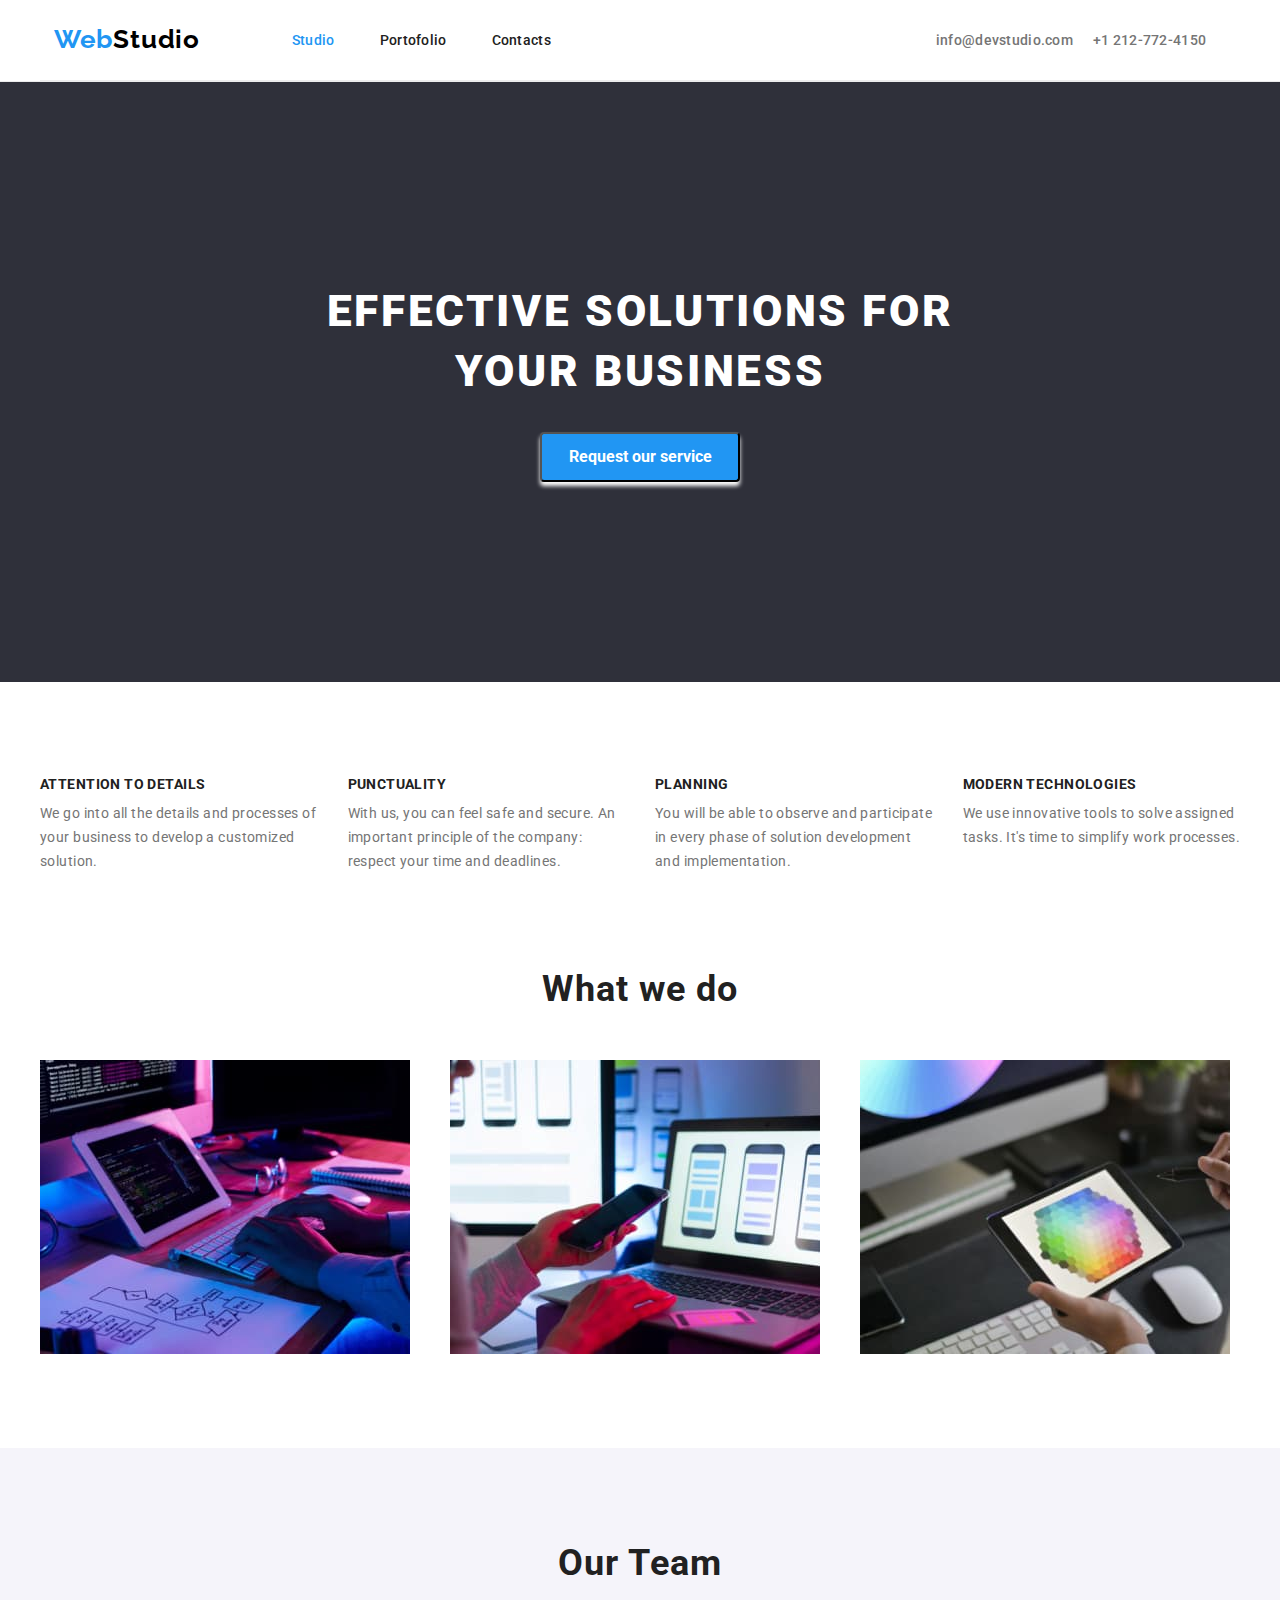
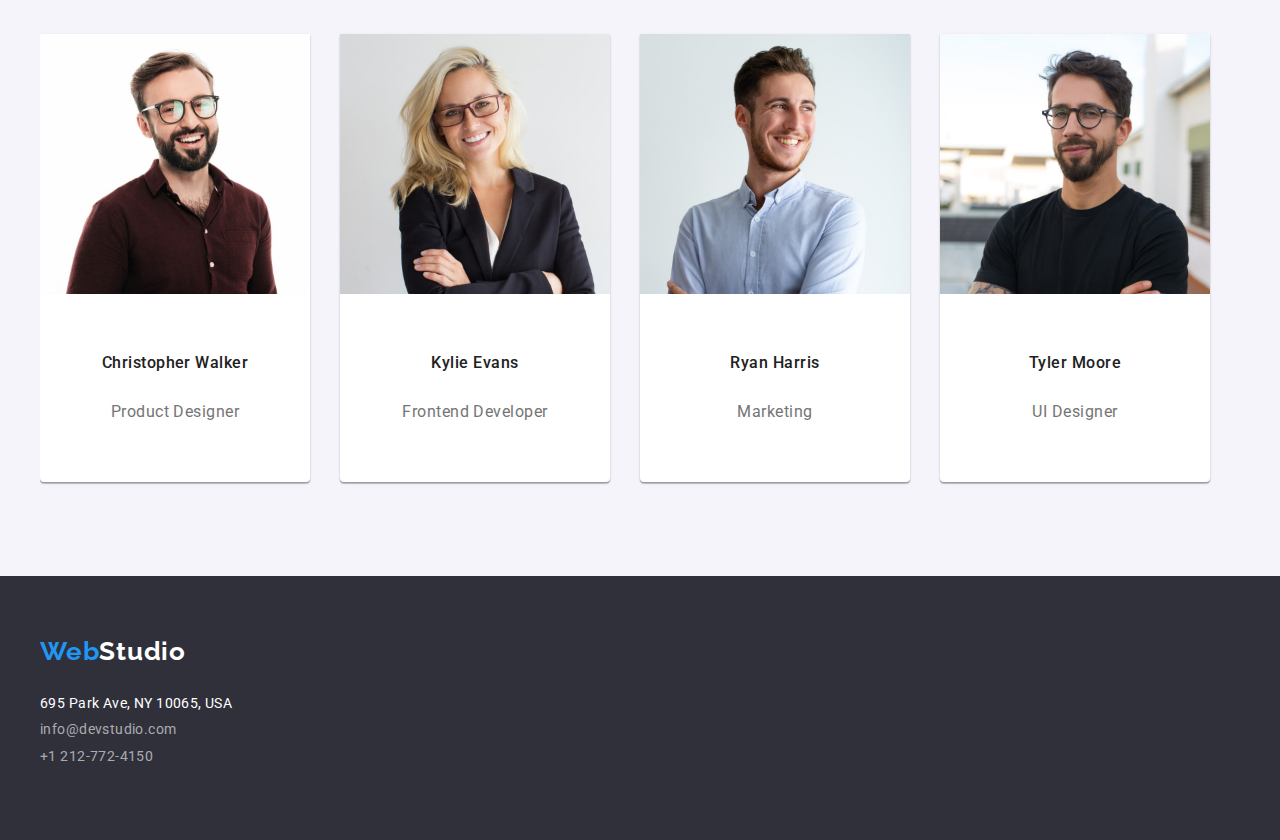
<file: index.html>
<!DOCTYPE html>
<html lang="en">
  <head>
    <meta charset="UTF-8" />
    <meta name="viewport" content="width=device-width, initial-scale=1.0" />
    <title>Web studio</title>
    <link rel="preconnect" href="https://fonts.googleapis.com" />
    <link rel="preconnect" href="https://fonts.gstatic.com" crossorigin />
    <link
      rel="stylesheet"
      href="https://cdnjs.cloudflare.com/ajax/libs/modern-normalize/1.0.0/modern-normalize.min.css"
    />
    <link
      href="https://fonts.googleapis.com/css2?family=Raleway:wght@700&family=Roboto:wght@400;500;700;900&display=swap"
      rel="stylesheet"
    />
    <link rel="stylesheet" href="css/styles.css" />
  </head>
  <body>
    <div class="container-general">
      <header class="global-header">
        <p class="visually-hidden">Aceasta este o descriere a antetului.</p>
        <div class="container-header">
          <a class="logo-header" href="#" target="_blank" title="logo"
            ><span class="blue-text">Web</span
            ><span class="black-text">Studio</span></a
          >
          <!-- Navigation bar -->
          <nav class="nav-bar">
            <ul class="nav-list">
              <li><a href="#" class="current" class="nav-item">Studio</a></li>
              <li><a href="portofolio.html" class="nav-item">Portofolio</a></li>
              <li><a href="#" class="nav-item">Contacts</a></li>
            </ul>
          </nav>
          <div class="contact-info-container">
            <a
              class="contact-info"
              href="mailto:info@devstudio.com"
              class="email"
              >info@devstudio.com</a
            >
            <a class="contact-info" href="tel:+12127724150" class="phone">
              +1 212-772-4150
            </a>
          </div>
        </div>
      </header>

      <!-- First section -->
      <main>
        <section class="first-section">
          <div class="container-first-section">
            <h1 class="first-section-text">
              EFFECTIVE SOLUTIONS FOR YOUR BUSINESS
            </h1>
            <button class="first-section-button" type="button">
              Request our service
            </button>
          </div>
        </section>

        <!-- Text section-->
        <section class="text-section">
          <ul class="container-text-section">
            <li>
              <h4 class="subtitle">ATTENTION TO DETAILS</h4>
              <p class="text">
                We go into all the details and processes of your business to
                develop a customized solution.
              </p>
            </li>
            <li>
              <h4 class="subtitle">PUNCTUALITY</h4>
              <p class="text">
                With us, you can feel safe and secure. An important principle of
                the company: respect your time and deadlines.
              </p>
            </li>
            <li>
              <h4 class="subtitle">PLANNING</h4>
              <p class="text">
                You will be able to observe and participate in every phase of
                solution development and implementation.
              </p>
            </li>
            <li>
              <h4 class="subtitle">MODERN TECHNOLOGIES</h4>
              <p class="text">
                We use innovative tools to solve assigned tasks. It's time to
                simplify work processes.
              </p>
            </li>
          </ul>
        </section>
        <!-- What we do section -->
        <section class="what-we-do-section">
          <div class="container-what-we-do-section">
            <h2 class="what-we-do-title">What we do</h2>
            <ul class="what-we-do-elements">
              <li class="what-we-do-item">
                <img
                  src="images/img1.jpg"
                  alt="Person using a keyboard"
                  width="370"
                />
              </li>

              <li class="what-we-do-item">
                <img
                  src="images/img2.jpg"
                  alt="Person using a smartphone"
                  width="370"
                />
              </li>

              <li class="what-we-do-item">
                <img
                  src="images/img3.jpg"
                  alt="Person reviewing Color Hex"
                  width="370"
                />
              </li>
            </ul>
          </div>
        </section>

        <!-- Our Team section -->
        <section class="our-team-section">
          <div class="container-our-team">
            <h2 class="our-team-title">Our Team</h2>
            <ul class="our-team-members">
              <li class="member-box">
                <img
                  src="images/img4.jpg"
                  alt="Picture with Christopher Walker"
                  width="270"
                />
                <div class="inferior-card">
                  <h4 class="our-team-name">Christopher Walker</h4>
                  <p class="our-team-position">Product Designer</p>
                </div>
              </li>
              <li class="member-box">
                <img
                  src="images/img5.jpg"
                  alt="Picture with Kylie Evans"
                  width="270"
                />
                <div class="inferior-card">
                  <h4 class="our-team-name">Kylie Evans</h4>
                  <p class="our-team-position">Frontend Developer</p>
                </div>
              </li>
              <li class="member-box">
                <img
                  src="images/img6.jpg"
                  alt="Picture with Ryan Harris"
                  width="270"
                />
                <div class="inferior-card">
                  <h4 class="our-team-name">Ryan Harris</h4>
                  <p class="our-team-position">Marketing</p>
                </div>
              </li>
              <li class="member-box">
                <img
                  src="images/img7.jpg"
                  alt="Picture with Tyler Moore"
                  width="270"
                />
                <div class="inferior-card">
                  <h4 class="our-team-name">Tyler Moore</h4>
                  <p class="our-team-position">UI Designer</p>
                </div>
              </li>
            </ul>
          </div>
        </section>
      </main>
      <footer class="global-footer">
        <div class="container-footer">
          <a class="logo-footer" href="#" target="_blank" title="logo"
            ><span class="blue-text">Web</span
            ><span class="white-text">Studio</span></a
          >
          <address class="address">
            695 Park Ave, NY 10065, USA <br />
            <div class="inferior-footer">
              <p>
                <a class="contact-info-footer" href="mailto:info@devstudio.com"
                  >info@devstudio.com</a
                >
              </p>
              <div class="footer-phone">
                <p>
                  <a class="contact-info-footer" href="tel:+12127724150"
                    >+1 212-772-4150</a
                  >
                </p>
              </div>
            </div>
          </address>
        </div>
      </footer>
    </div>
  </body>
</html>
</file>
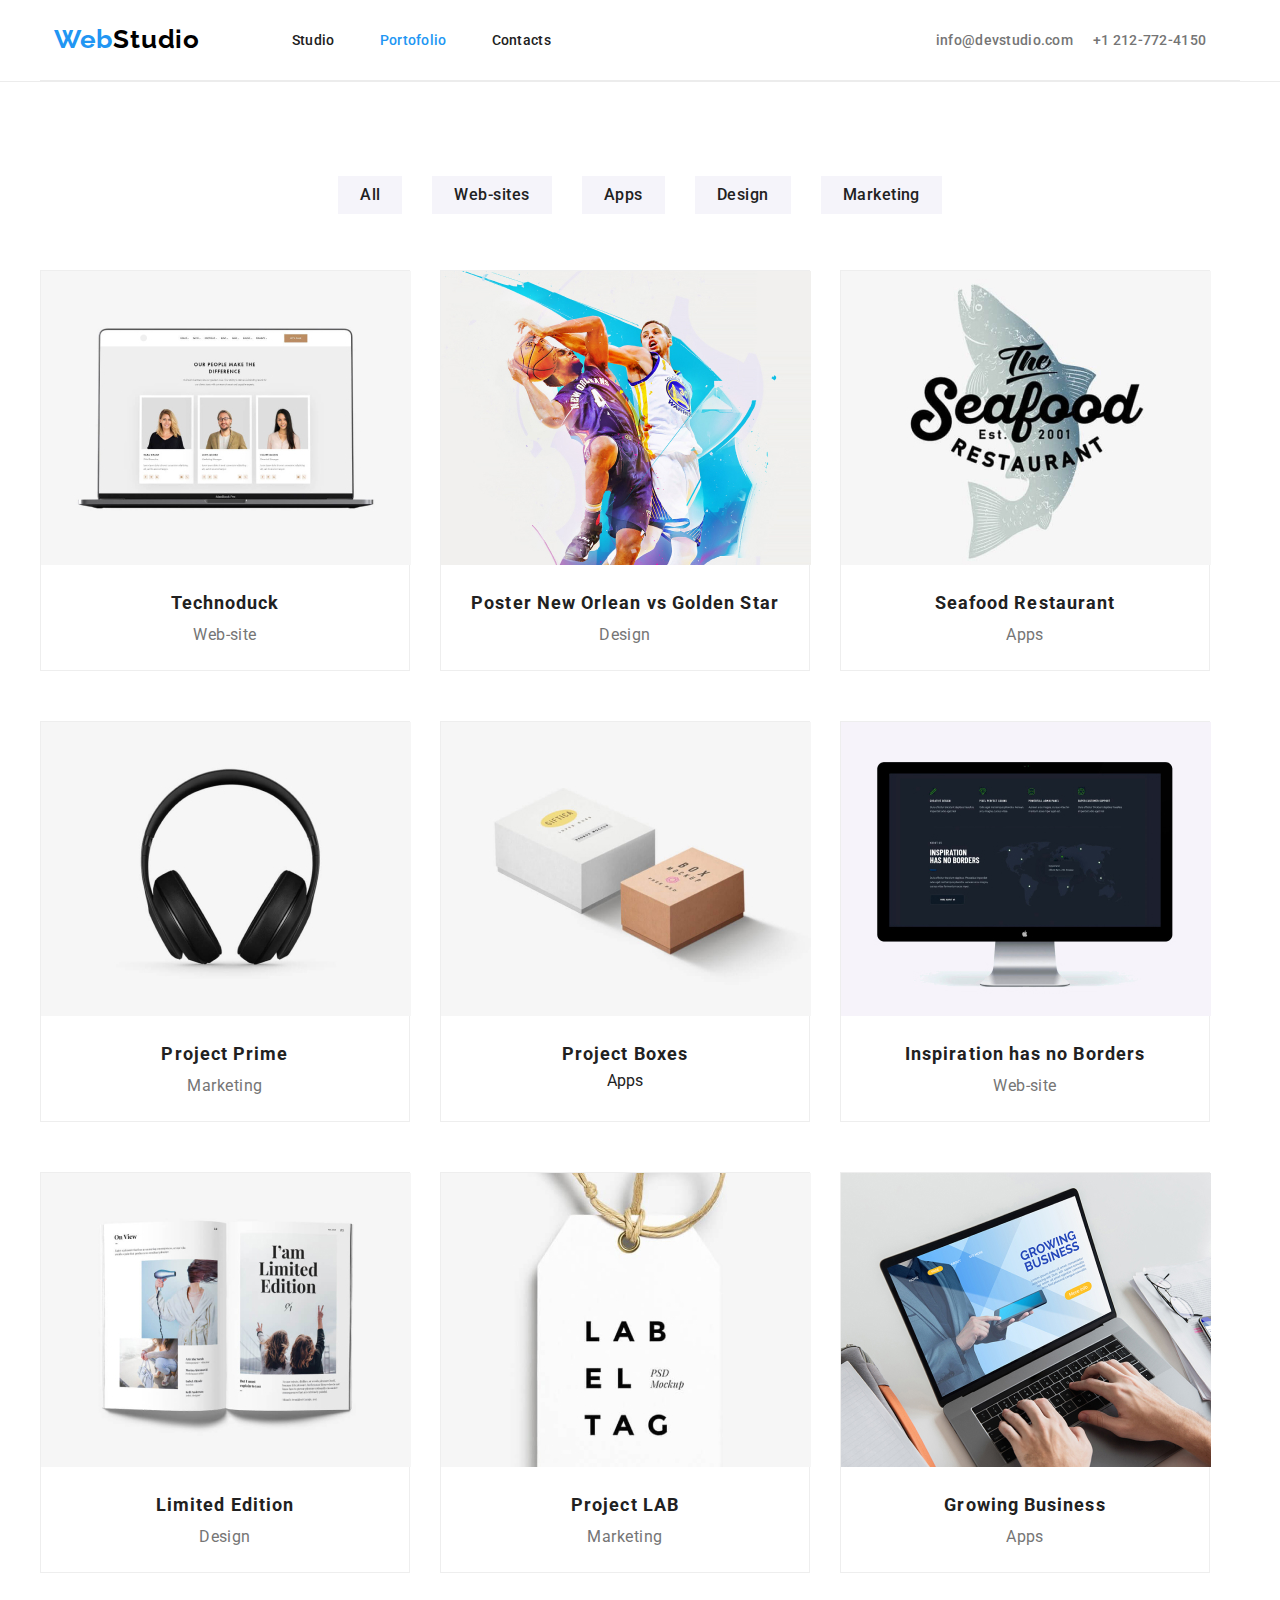
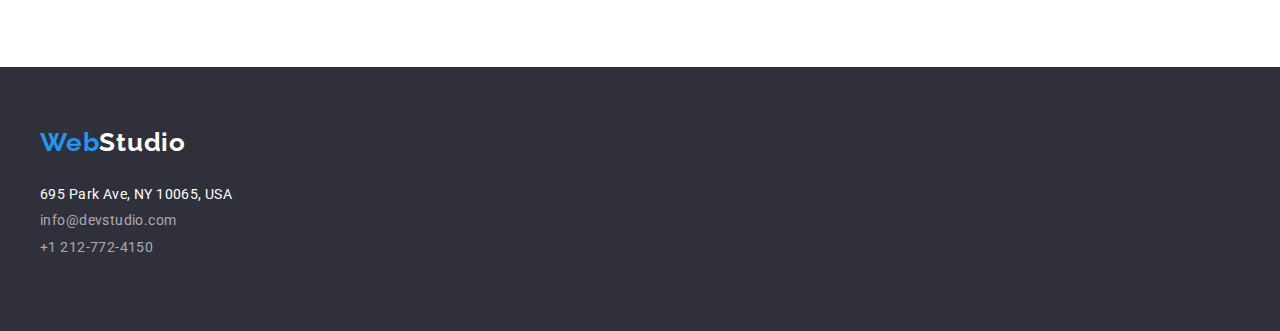
<file: portofolio.html>
<!DOCTYPE html>
<html lang="en">
  <head>
    <meta charset="UTF-8" />
    <meta name="viewport" content="width=device-width, initial-scale=1.0" />
    <title>Portofolio</title>
    <link rel="preconnect" href="https://fonts.googleapis.com" />
    <link rel="preconnect" href="https://fonts.gstatic.com" crossorigin />
    <link
      rel="stylesheet"
      href="https://cdnjs.cloudflare.com/ajax/libs/modern-normalize/1.0.0/modern-normalize.min.css"
    />
    <link
      href="https://fonts.googleapis.com/css2?family=Raleway:wght@700&family=Roboto:wght@400;500;700;900&display=swap"
      rel="stylesheet"
    />
    <link rel="stylesheet" href="css/styles.css" />
  </head>
  <body>
    <div class="container-general">
      <header class="global-header">
        <p class="visually-hidden">Aceasta este o descriere a antetului.</p>
        <div class="container-header">
          <a class="logo-header" href="#" target="_blank" title="logo"
            ><span class="blue-text">Web</span
            ><span class="black-text">Studio</span></a
          >
          <!-- Navigation bar -->
          <nav class="nav-bar">
            <ul class="nav-list">
              <li><a href="index.html" class="nav-item">Studio</a></li>
              <li>
                <a href="#" class="current" class="nav-item">Portofolio</a>
              </li>
              <li><a href="#" class="nav-item">Contacts</a></li>
            </ul>
          </nav>
          <div class="contact-info-container">
            <a
              class="contact-info"
              href="mailto:info@devstudio.com"
              class="email"
              >info@devstudio.com</a
            >
            <a class="contact-info" href="tel:+12127724150" class="phone">
              +1 212-772-4150
            </a>
          </div>
        </div>
      </header>
      <main>
        <!-- Filter section -->
        <section>
          <div class="container-portofolio">
            <div class="filter-container">
              <ul class="filter-buttons">
                <li>
                  <button class="regular-button" type="button">All</button>
                </li>
                <li>
                  <button class="regular-button" type="button">
                    Web-sites
                  </button>
                </li>
                <li>
                  <button class="regular-button" type="button">Apps</button>
                </li>
                <li>
                  <button class="regular-button" type="button">Design</button>
                </li>
                <li>
                  <button class="regular-button" type="button">
                    Marketing
                  </button>
                </li>
              </ul>
            </div>
            <!-- Results -->
            <div class="container-results">
              <ul class="results-items">
                <li>
                  <img src="./images/port1.jpg" alt="Web-site" width="370" />
                  <div class="results-down-card">
                    <h4 class="project">Technoduck</h4>
                    <p class="type">Web-site</p>
                  </div>
                </li>
                <li>
                  <img
                    src="./images/port2.jpg"
                    alt="Poster New Orlean vs Golden Star"
                    width="370"
                  />
                 <div class="results-down-card">
                    <h4 class="project">Poster New Orlean vs Golden Star</h4>
                     <p class="type">Design</p>
                 </div>
                </li>
                <li>
                  <img
                    src="./images/port3.jpg"
                    alt="Seafood Restaurant "
                    width="370"
                  />
                  <div class="results-down-card">
                    <h4 class="project">Seafood Restaurant</h4>
                    <p class="type">Apps</p>
                  </div>
                  
                </li>
                <li>
                  <img
                    src="./images/port4.jpg"
                    alt="Project Prime"
                    width="370"
                  />
                  <div class="results-down-card">
                     <h4 class="project">Project Prime</h4>
                  <p class="type">Marketing</p>
                  </div>
                 
                </li>
                <li>
                  <img
                    src="./images/port5.jpg"
                    alt="Project Boxes"
                    width="370"
                  />
                  <div class="results-down-card">
                  <h4 class="project">Project Boxes</h4>
                  <p class="type"></p>Apps</p>
                  </div>
                  
                </li>
                <li>
                  <img
                    src="./images/port6.jpg"
                    alt="Inspiration has no Borders"
                    width="370"
                  />
                  <div class="results-down-card">
                    <h4 class="project">Inspiration has no Borders</h4>
                  <p class="type">Web-site</p>
                  </div>
            
                </li>
                <li>
                  <img
                    src="./images/port7.jpg"
                    alt="Limited Edition"
                    width="370"
                  />
                  <div class="results-down-card">
                  <h4 class="project">Limited Edition</h4>
                  <p class="type">Design</p>
                  </div>
                </li>
                <li>
                  <img src="./images/port8.jpg" alt="Project LAB" width="370" />
                  <div class="results-down-card">
                  <h4 class="project">Project LAB</h4>
                  <p class="type">Marketing</p>
                  </div>
                </li>
                <li>
                  <img
                    src="./images/port9.jpg"
                    alt="Growing Business"
                    width="370"
                  />
                  <div class="results-down-card">
                  <h4 class="project">Growing Business</h4>
                  <p class="type">Apps</p>
                  </div>
                  
                </li>
              </ul>
            </div>
          </div>
        </section>
      </main>
      <footer class="global-footer">
        <div class="container-footer">
          <a class="logo-footer" href="#" target="_blank" title="logo"
            ><span class="blue-text">Web</span
            ><span class="white-text">Studio</span></a
          >
          <address class="address">
            695 Park Ave, NY 10065, USA <br />
            <div class="inferior-footer">
              <p>
                <a class="contact-info-footer" href="mailto:info@devstudio.com"
                  >info@devstudio.com</a
                >
              </p>
              <div class="footer-phone">
                <p>
                  <a class="contact-info-footer" href="tel:+12127724150"
                    >+1 212-772-4150</a
                  >
                </p>
              </div>
            </div>
          </address>
        </div>
      </footer>
    </div>
  </body>
</html>
</file>
<file: css/styles.css>
*,
 *::before,
 *::after{
    box-sizing: border-box;
    padding: 0;
}

:root {
    --main-black: #212121;
    --main-grey: #757575;
    --background-grey: #2F303A;
    --main-blue: #2196F3;
    --background-wheat: #F5F4FA;
    --bottom-border-header: #ececec;
}

body {
    font-family: Roboto, sans-serif;
    color: var(--main-black);
    width: 100vw;
    margin: 0;
}

p,
h1,
h2,
h3,
h4,
h5,
h6,
ul {
    margin: 0;
}

a {
    text-decoration: none;
    color: var(--main-black);

}

.visually-hidden {
  position: absolute;
  width: 1px;
  height: 1px;
  margin: -1px;
  border: 0;
  padding: 0;
  white-space: nowrap;
  clip-path: inset(100%);
  clip: rect(0 0 0 0);
  overflow: hidden;
}

img {
    display: block;
    max-width: 100%;
    height: auto;
}

a:hover {
    color: var(--main-blue);
}

a:focus {
    color: var(--main-blue);
}

a:active {
    color: var(--main-blue);
}


button:hover {
    background-color: var(--main-blue);
    color: #FFF;
    cursor: pointer;
}

button:focus {
    background-color: var(--main-blue);
        color: #FFF;
}

button:active {
    background-color: var(--main-blue);
        color: #FFF;
}



ul {
    list-style-type: none;
}


main {
    width: 100vw;
    height: auto;
}

.container-general {
    width: 100vw;
    margin: auto;
    
}


.global-header {
    display: flex;
    border-bottom: solid 1px;
    border-color: var(--bottom-border-header);
    flex-direction: row;
}


.container-header {
    margin: 0 auto;
    width: 100%;
    max-width: 1200px;
    border-bottom: solid 1px;
    border-color: var(--bottom-border-header);
    display: flex;
    justify-content: center;
    align-items: center;
}


.logo-header {
    display: block;
    font-family: Raleway;
    font-size: 26px;
    font-weight: 700;
    line-height: 1.193;
    letter-spacing: 0.78px;
    width: 145px;
    padding-top: 24px;
    padding-bottom: 25px;
    margin-right: 93px;
    
}

.blue-text {
    color: var(--main-blue);
}

.black-text {
    color: black;
}

.white-text {
    color: #FFF;
}

.current {
    color: var(--main-blue);
}



.nav-list {
    display: flex;
    align-items: center;
    justify-content: space-between;
    width: 259px;
    
}


.nav-list li {
    
    color: #212121;
    font-family: Roboto;
    font-size: 14px;
    font-style: normal;
    font-weight: 500;
    line-height: normal;
    letter-spacing: 0.28px;
}

.global-header .contact-info {
    display: flex;
}

.contact-info-container {
    display: flex;
    align-items: center;
    padding-top: 32px;
    padding-bottom: 32px;
    margin-left: 385px;
}

.contact-info {
    color: var(--main-grey);
    font-size: 14px;
    font-weight: 500;
    line-height: 1.17;
    letter-spacing: 0.28px;
    margin-right: 20px;
  
}



.contact-info:hover {
    color: var(--main-blue);
}

.contact-info:focus {
    counter-reset: var(--main-blue);
}

.first-section {
    display: flex;
    background-color: var(--background-grey);
    width: auto;
}

.container-first-section {
    max-width: 1200px;
    width: 100vw;
    display: flex;
    justify-content: center;
    align-items: center;
    flex-direction: column;
    padding: 200px 0;
    margin: 0 auto;
}


.first-section-text {
    color: white;
    text-align: center;
    font-size: 44px;
    font-weight: 900;
    line-height: 1.36;
    /* 136.364% */
    letter-spacing: 2.64px;
    text-transform: uppercase;
    width: 696px;


}

.first-section-button {
    color: white;
    font-size: 16px;
    font-family: inherit;
    font-weight: 700;
    line-height: 1.87;
    background-color: var(--main-blue);
    width: 200px;
    height: 50px;
    flex-shrink: 0;
    border-radius: 4px;
    box-shadow: 0px 4px 4px 0px;
    margin-top: 30px;
}

.first-section-button:hover {
    background-color: #188CE8;
    color: white;
    cursor: pointer;
}

.first-section-button:focus {
    background-color: #188CE8;
    color: white;
    box-shadow: 0px 4px 4px 0px #00000026;
}

.text-section {
    background-color: white;
    width: auto;
    margin-right: auto;
}

.container-text-section {
    max-width: 1200px;
    width: 100vw;
    display: flex;
    flex-wrap: wrap;
    justify-content: space-between;
    margin: 0 auto;
    padding: 94px 0px 94px 0px;
    gap: 30px;
        
}
.container-text-section li {
    flex-basis: calc((100% - 90px) / 4);
}

.subtitle {
    color: var(--main-black);
    font-size: 14px;
    font-weight: 700;
    line-height: 1.17;
    letter-spacing: 0.42px;
    text-transform: uppercase;
    
}

.text {
    color: var(--main-grey);
    font-size: 14px;
    margin-top: 10px;
    font-weight: 400;
    line-height: 1.71;
    /* 171.429% */
    letter-spacing: 0.42px;
}

/* WHAT WE DO SECTION */

.what-we-do-section {
    display: block;
    background-color: white;
    width: auto;
    margin-right: auto;
}
.container-what-we-do-section {
    max-width: 1200px;
    width: 100vw;
    margin: 0 auto;
}
.what-we-do-elements {
    display: flex;
    padding-bottom: 94px;
    margin-top: -50px;
    margin-left: -30px;
}
.what-we-do-elements li {
    margin-top: 50px;
    margin-left: 30px;
    flex-basis: calc((100% - 30px) / 3);
    
}

.what-we-do-title {
    text-align: center;
    font-size: 36px;
    font-weight: 700;
    line-height: 1.17;
    letter-spacing: 1.08px;
    color: var(--main-black);
    margin-bottom: 50px;
}
/* OUR TEAM SECTION */

.our-team-section {
    background-color: var(--background-wheat);
    width: 100vw;   
    width: auto;
    margin-right: auto;
}

.container-our-team {
    max-width: 1200px;
    width: 100vw;
    margin: 0 auto;
    overflow: hidden;
    
    
}

.our-team-title {
    text-align: center;
    font-size: 36px;
    font-weight: 700;
    line-height: 1.17;
    letter-spacing: 1.08px;
    color: var(--main-black);
    margin-top: 94px;
    margin-bottom: 50px;
    overflow: hidden;
}

.our-team-members {
    display: flex;
    padding-bottom: 94px;
    margin-top: -50px;
    margin-left: -30px;
}

.our-team-members li {
    margin-top: 50px;
    margin-left: 30px;
    flex-basis: calc((100% - 30px) / 4);
}
.member-box {
    border-radius: 0px 0px 4px 4px;
    background: #FFF; 
    /* material shadow v1 */
    box-shadow: 0px 2px 1px 0px rgba(0, 0, 0, 0.20), 0px 1px 1px 0px rgba(0, 0, 0, 0.14), 0px 1px 3px 0px rgba(0, 0, 0, 0.12);
    max-width: 270px;
}

.inferior-card{
    padding: 30px;
}
.our-team-name {
    text-align: center;
    font-size: 16px;
    font-weight: 500;
    line-height: 1.17;
    letter-spacing: 0.48px;
    color: var(--main-black);
    padding-top: 30px;
}

.our-team-position {
    text-align: center;
    font-size: 16px;
    font-weight: 400;
    line-height: 1.17;
    letter-spacing: 0.48px;
    color: var(--main-grey);
    padding-top: 30px;
    padding-bottom: 30px;
}
 
/* FOOTER */

.global-footer {
    background-color: var(--background-grey);
    width: auto;
    margin-right: auto;
    
}

.container-footer {
    max-width: 1200px;
    width: 100vw;
    margin: 0 auto;
    padding: 60px 0px 60px 0;
    display: flex;
    justify-content: center;
    flex-direction: column;
}

.logo-footer {
    font-family: Raleway;
    font-size: 26px;
    font-weight: 700;
    line-height: 1.193;
    letter-spacing: 0.03em;
    text-align: left;
    width: 145px;
}

.address {
    font-style: normal;
    color: #FFF;
    font-size: 14px;
    font-weight: 400;
    line-height: 1.17;
    letter-spacing: 0.42px;
    padding-top: 28px;
    max-width: 231px;
}



.contact-info-footer {
    color: #FFFFFF99;
    font-size: 14px;
    font-style: normal;
    font-weight: 400;
    line-height: 1.14;
    /* 114.286% */
    letter-spacing: 0.42px;
}

.inferior-footer {
    display: flex;
    justify-content: center;
    flex-direction: column;
    margin: 0;
    margin-bottom: 15px;
    max-width: 231px;
    padding-top: 10px;
}

.footer-phone {
    padding-top: 10px;
    
}

.contact-info-footer:hover {
    color: var(--main-blue);
}

.contact-info-footer:focus {
    counter-reset: var(--main-blue);
}

/* PORTOFOLIO*/

/*BUTTONS*/

.container-portofolio {
    max-width: 1200px;
    width: 100vw;
    margin: 0 auto;
    padding: 94px 0px 94px 0px;
    
}
.filter-container {
    display: flex;
    justify-content: center;
    padding: 0px 0px 56px 0px;
    flex-direction: row;
    margin: auto;
}
.filter-buttons {
    color: var(--main-black);
    border: none;
    display: flex;
    gap: 30px;
    
}
.filter-buttons .regular-button {
    display: block;
    padding: 10px;
    padding: 6px 22px 6px 22px;
}

.current-button {
    background-color: var(--main-blue);
    color: white;
    font-family: inherit;
    font-size: 16px;
    font-weight: 500;
    line-height: 1.62;
    letter-spacing: 0.03em;
    text-align: center;
    border: inherit;

}

.regular-button {
    background: var(--background-wheat);
    font-family: inherit;
    border: inherit;
    color: var(--main-black);
    font-size: 16px;
    font-weight: 500;
    line-height: 1.62;
    letter-spacing: 0.03em;
    text-align: center;
    
}

/* RESULTS */

.container-results {
    display: flex;
    justify-content: center;
    margin: 0 auto;
}

.results-items {
    display: flex;
    flex-wrap: wrap;
    padding: auto;
    margin-left: -30px;
    margin-top: -50px;
}
.results-items img {
    max-width: 370px;
}
.results-items li {
    border: solid 1px #eee;
    margin-left: 30px;
    margin-top: 50px;
    flex-basis: calc((100% - 90px) / 3);
    max-width: 370px;
}

.results-down-card {
    display: flex;
    flex-direction: column;
    align-items: center;
    padding: 20px 24px 20px 24px;
}
.project {

    font-size: 18px;
    font-weight: 700;
    line-height: 2;
    letter-spacing: 0.06em;
    text-align: left;
    color: var(--main-black);
}

.type {
    font-size: 16px;
    font-weight: 400;
    line-height: 1.8;
    letter-spacing: 0.03em;
    text-align: left;
    color: var(--main-grey);
}
</file>
